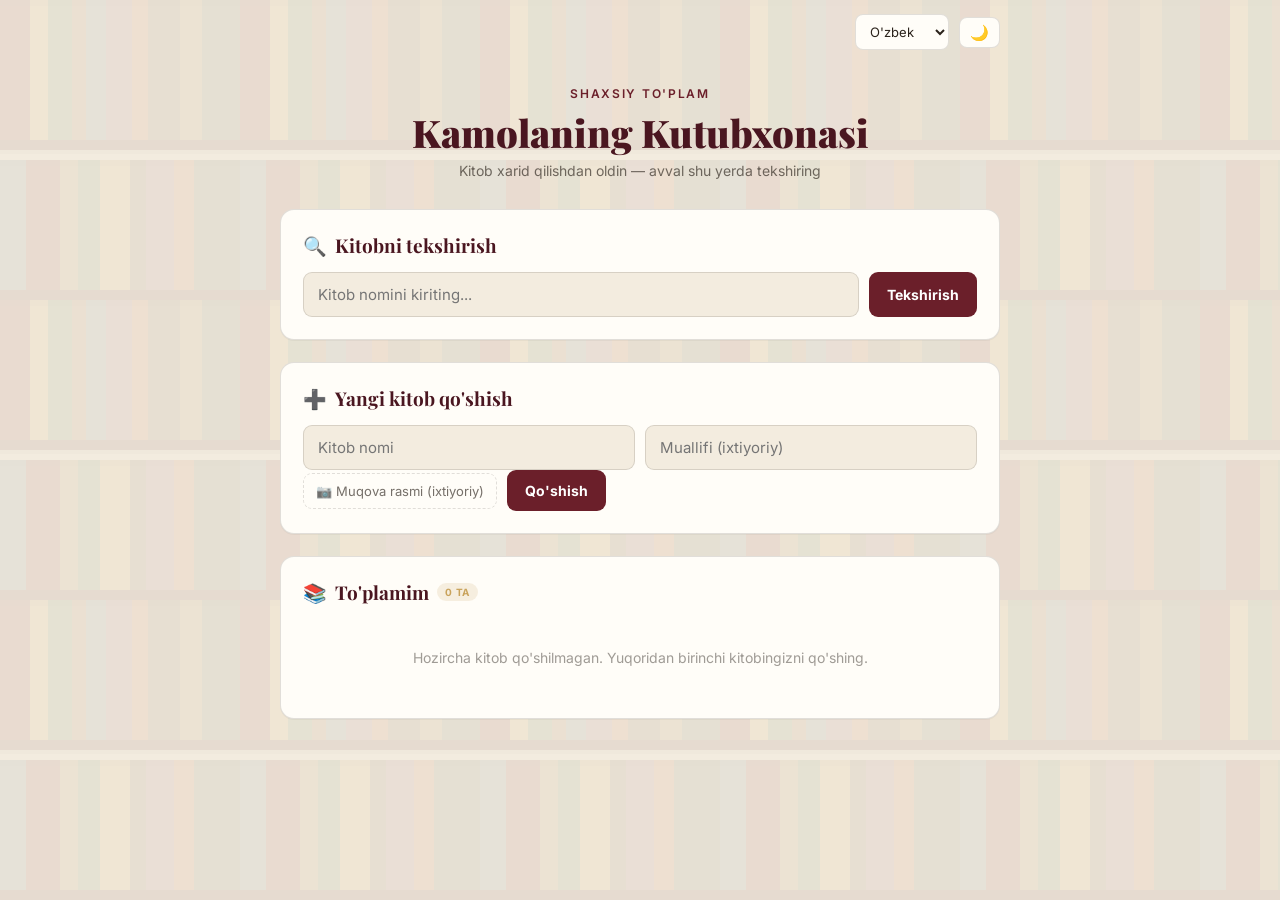
<file: index.html>
<!DOCTYPE html>
<html lang="uz">
<head>
<meta charset="UTF-8">
<meta name="viewport" content="width=device-width, initial-scale=1">
<title>Kamolaning Kutubxonasi</title>
<link rel="preconnect" href="https://fonts.googleapis.com">
<link href="https://fonts.googleapis.com/css2?family=Playfair+Display:wght@600;700;900&family=Inter:wght@400;500;600;700&display=swap" rel="stylesheet">
<link rel="stylesheet" href="style.css">
</head>
<body>

<div class="topbar">
  <div class="topbar-inner">
    <select id="langSelect" class="lang-select" title="Til / Язык / Dil / اللغة / Language">
      <option value="uz">O'zbek</option>
      <option value="ru">Русский</option>
      <option value="tr">Türkçe</option>
      <option value="ar">العربية</option>
      <option value="en">English</option>
    </select>
    <button id="themeToggle" class="theme-toggle" type="button">🌙</button>
  </div>
</div>

<div class="wrap" id="appContent">
  <header>
    <div class="eyebrow" data-i18n="eyebrow">Shaxsiy to'plam</div>
    <h1 data-i18n="title">Kamolaning Kutubxonasi</h1>
    <p data-i18n="subtitle">Kitob xarid qilishdan oldin — avval shu yerda tekshiring</p>
  </header>

  <div class="card">
    <h2>🔍 <span data-i18n="checkTitle">Kitobni tekshirish</span></h2>
    <div class="row">
      <input type="text" id="checkInput" data-i18n-placeholder="checkPlaceholder" placeholder="Kitob nomini kiriting...">
      <button class="btn-primary" id="checkBtn" data-i18n="checkButton" type="button">Tekshirish</button>
    </div>
    <div class="result" id="resultBox"></div>
  </div>

  <div class="card">
    <h2>➕ <span data-i18n="addTitle">Yangi kitob qo'shish</span></h2>
    <div class="row">
      <input type="text" id="nameInput" data-i18n-placeholder="namePlaceholder" placeholder="Kitob nomi">
      <input type="text" id="authorInput" data-i18n-placeholder="authorPlaceholder" placeholder="Muallifi (ixtiyoriy)">
    </div>
    <div class="row cover-row">
      <input type="file" id="coverInput" accept="image/*" hidden>
      <label for="coverInput" class="cover-picker">
        <img id="coverPreview" class="cover-preview" style="display:none;" alt="">
        <span id="coverPickerText" data-i18n="coverPick">📷 Muqova rasmi (ixtiyoriy)</span>
      </label>
      <button class="btn-ghost btn-small" id="coverClearBtn" type="button" style="display:none;">✕</button>
      <button class="btn-primary" id="addBtn" data-i18n="addButton" type="button">Qo'shish</button>
    </div>
  </div>

  <div class="card">
    <h2>📚 <span data-i18n="shelfTitle">To'plamim</span> <span class="tag" id="countTag">0 ta</span></h2>
    <div id="shelfArea"><div class="loading-text" data-i18n="loadingText">Yuklanmoqda...</div></div>
  </div>
</div>

<script src="i18n.js"></script>
<script src="app.js"></script>
</body>
</html>
</file>
<file: style.css>
:root{
  --cream:#F3ECDF;
  --cream-2:#EAE1CF;
  --maroon:#6B1F2A;
  --maroon-dark:#4A1620;
  --gold:#C9A35C;
  --ink:#2B231C;
  --green:#3F6B4A;
  --green-bg:#E4EEE6;
  --rust:#B5532C;
  --rust-bg:#F6E5DB;
  --line:rgba(43,35,28,0.14);
  --card-bg:#fffdf8;
  --muted:rgba(43,35,28,0.65);
  --muted-2:rgba(43,35,28,0.45);
}
:root[data-theme="dark"]{
  --cream:#1B1712;
  --cream-2:#241F18;
  --maroon:#D98A96;
  --maroon-dark:#F3ECDF;
  --gold:#E0BC7E;
  --ink:#EFE7D8;
  --green:#7FBF95;
  --green-bg:rgba(63,107,74,0.22);
  --rust:#E38A63;
  --rust-bg:rgba(181,83,44,0.22);
  --line:rgba(239,231,216,0.14);
  --card-bg:#241F18;
  --muted:rgba(239,231,216,0.65);
  --muted-2:rgba(239,231,216,0.45);
}
*{box-sizing:border-box;}
body{
  margin:0;
  background:var(--cream);
  color:var(--ink);
  font-family:'Inter',sans-serif;
  -webkit-font-smoothing:antialiased;
  transition:background .2s, color .2s;
  position:relative;
}
body::before{
  content:'';
  position:fixed;
  inset:0;
  z-index:-1;
  background-image:url("data:image/svg+xml,%3Csvg xmlns='http://www.w3.org/2000/svg' width='240' height='300'%3E%3Crect x='0' y='0' width='30' height='140' fill='%236B1F2A'/%3E%3Crect x='30' y='0' width='18' height='140' fill='%23C9A35C'/%3E%3Crect x='48' y='0' width='24' height='140' fill='%233F6B4A'/%3E%3Crect x='72' y='0' width='14' height='140' fill='%238A5A3F'/%3E%3Crect x='86' y='0' width='20' height='140' fill='%234A6B8A'/%3E%3Crect x='106' y='0' width='26' height='140' fill='%237A4A6B'/%3E%3Crect x='132' y='0' width='16' height='140' fill='%23B5532C'/%3E%3Crect x='148' y='0' width='32' height='140' fill='%235C4A3A'/%3E%3Crect x='180' y='0' width='22' height='140' fill='%239C7A4A'/%3E%3Crect x='202' y='0' width='38' height='140' fill='%233A5A4A'/%3E%3Crect x='0' y='0' width='240' height='6' fill='%23000' opacity='.12'/%3E%3Crect x='0' y='140' width='240' height='10' fill='%234A1620'/%3E%3Crect x='0' y='150' width='240' height='4' fill='%23000' opacity='.15'/%3E%3Crect x='0' y='160' width='26' height='130' fill='%234A6B8A'/%3E%3Crect x='26' y='160' width='34' height='130' fill='%236B1F2A'/%3E%3Crect x='60' y='160' width='18' height='130' fill='%239C7A4A'/%3E%3Crect x='78' y='160' width='22' height='130' fill='%233F6B4A'/%3E%3Crect x='100' y='160' width='30' height='130' fill='%23C9A35C'/%3E%3Crect x='130' y='160' width='16' height='130' fill='%235C4A3A'/%3E%3Crect x='146' y='160' width='28' height='130' fill='%237A4A6B'/%3E%3Crect x='174' y='160' width='20' height='130' fill='%23B5532C'/%3E%3Crect x='194' y='160' width='46' height='130' fill='%233A5A4A'/%3E%3Crect x='0' y='160' width='240' height='6' fill='%23000' opacity='.12'/%3E%3Crect x='0' y='290' width='240' height='10' fill='%234A1620'/%3E%3C/svg%3E");
  background-size:240px 300px;
  background-repeat:repeat;
  opacity:.08;
  pointer-events:none;
}
:root[data-theme="dark"] body::before{
  opacity:.14;
}
.wrap{
  max-width:760px;
  margin:0 auto;
  padding:36px 20px 60px;
}
header{
  text-align:center;
  margin-bottom:30px;
}
header .eyebrow{
  font-size:12px;
  letter-spacing:.14em;
  text-transform:uppercase;
  color:var(--maroon);
  font-weight:600;
}
header h1{
  font-family:'Playfair Display',serif;
  font-weight:900;
  font-size:38px;
  margin:6px 0 4px;
  color:var(--maroon-dark);
}
header p{
  margin:0;
  font-size:14px;
  color:var(--muted);
}

.card{
  background:var(--card-bg);
  border:1px solid var(--line);
  border-radius:14px;
  padding:22px;
  margin-bottom:22px;
  box-shadow:0 1px 0 rgba(0,0,0,0.04);
}
.card h2{
  font-family:'Playfair Display',serif;
  font-size:19px;
  margin:0 0 14px;
  color:var(--maroon-dark);
  display:flex;
  align-items:center;
  gap:8px;
}
.card h2 .tag{
  font-family:'Inter',sans-serif;
  font-size:10px;
  letter-spacing:.08em;
  text-transform:uppercase;
  color:var(--gold);
  background:rgba(201,163,92,0.16);
  padding:3px 8px;
  border-radius:20px;
  font-weight:700;
}

.row{
  display:flex;
  gap:10px;
  flex-wrap:wrap;
}
input[type=text]{
  flex:1;
  min-width:140px;
  padding:12px 14px;
  border:1.5px solid var(--line);
  border-radius:9px;
  font-size:15px;
  font-family:'Inter',sans-serif;
  background:var(--cream);
  color:var(--ink);
  outline:none;
  transition:border-color .15s;
}
input[type=text]:focus{
  border-color:var(--maroon);
}
button{
  border:none;
  border-radius:9px;
  padding:12px 18px;
  font-size:14px;
  font-weight:700;
  font-family:'Inter',sans-serif;
  cursor:pointer;
  transition:transform .08s, opacity .15s;
  white-space:nowrap;
}
button:active{transform:scale(0.97);}
.btn-primary{background:var(--maroon);color:#fff;}
.btn-primary:hover{background:var(--maroon-dark);}
.btn-ghost{background:transparent;color:var(--maroon);border:1.5px solid var(--maroon);}
.btn-ghost:hover{background:rgba(107,31,42,0.06);}
.btn-del{
  background:transparent;
  color:var(--muted-2);
  border:none;
  padding:4px 8px;
  font-size:18px;
  line-height:1;
}
.btn-del:hover{color:var(--rust);}

.btn-small{
  padding:6px 12px;
  font-size:12px;
}

.cover-row{align-items:center;}
.cover-picker{
  display:inline-flex;
  align-items:center;
  gap:8px;
  padding:9px 12px;
  border:1.5px dashed var(--line);
  border-radius:9px;
  cursor:pointer;
  font-size:13px;
  color:var(--muted);
  transition:border-color .15s, color .15s;
}
.cover-picker:hover{border-color:var(--maroon);color:var(--maroon);}
.cover-preview{
  width:26px;
  height:36px;
  object-fit:cover;
  border-radius:3px;
  box-shadow:0 1px 3px rgba(0,0,0,0.25);
}

.result{
  margin-top:16px;
  padding:16px 18px;
  border-radius:11px;
  font-size:15px;
  font-weight:600;
  display:none;
  align-items:flex-start;
  gap:10px;
}
.result.show{display:flex;}
.result.found{background:var(--green-bg);color:var(--green);}
.result.missing{background:var(--rust-bg);color:var(--rust);}
.result .icon{font-size:20px;line-height:1;}
.result .sub{display:block;font-weight:400;font-size:13px;margin-top:3px;color:var(--muted);}

.shelf{
  display:flex;
  flex-direction:column;
  gap:0;
}
.book-item{
  display:flex;
  align-items:center;
  gap:12px;
  padding:13px 4px;
  border-bottom:1px solid var(--line);
}
.book-item:last-child{border-bottom:none;}
.spine{
  width:7px;
  height:34px;
  border-radius:3px;
  flex-shrink:0;
}
.book-cover{
  width:28px;
  height:38px;
  object-fit:cover;
  border-radius:3px;
  flex-shrink:0;
  box-shadow:0 1px 3px rgba(0,0,0,0.25);
}
.book-info{flex:1;min-width:0;}
.book-name{font-weight:600;font-size:15px;color:var(--ink);}
.book-author{font-size:12.5px;color:var(--muted);margin-top:1px;}
.book-dates{font-size:11.5px;color:var(--muted-2);margin-top:2px;}

.status-select{
  flex-shrink:0;
  padding:6px 8px;
  border-radius:8px;
  border:1.5px solid var(--line);
  background:var(--card-bg);
  color:var(--ink);
  font-family:'Inter',sans-serif;
  font-size:12px;
  font-weight:600;
  cursor:pointer;
}
.status-select.status-reading{border-color:var(--gold);color:var(--gold);}
.status-select.status-done{border-color:var(--green);color:var(--green);}
.empty{
  text-align:center;
  padding:30px 10px;
  color:var(--muted-2);
  font-size:14px;
}
.count{
  font-family:'Inter',sans-serif;
  font-weight:700;
  font-size:11px;
  color:var(--muted-2);
}
.loading-text{
  text-align:center;
  padding:20px;
  color:var(--muted-2);
  font-size:13px;
}

/* Top bar: language + theme + account */
.topbar{
  display:flex;
  justify-content:flex-end;
  padding:14px 20px 0;
  max-width:760px;
  margin:0 auto;
}
.topbar-inner{
  display:flex;
  align-items:center;
  gap:10px;
  flex-wrap:wrap;
}
.lang-select{
  padding:8px 10px;
  border-radius:8px;
  border:1.5px solid var(--line);
  background:var(--card-bg);
  color:var(--ink);
  font-family:'Inter',sans-serif;
  font-size:13px;
  cursor:pointer;
}
.theme-toggle{
  background:var(--card-bg);
  border:1.5px solid var(--line);
  border-radius:8px;
  padding:7px 10px;
  font-size:15px;
  line-height:1;
  cursor:pointer;
}
/* RTL (Arabic) */
html[dir="rtl"] .row,
html[dir="rtl"] .card h2,
html[dir="rtl"] .book-item,
html[dir="rtl"] .topbar-inner{
  direction:rtl;
}
</file>
